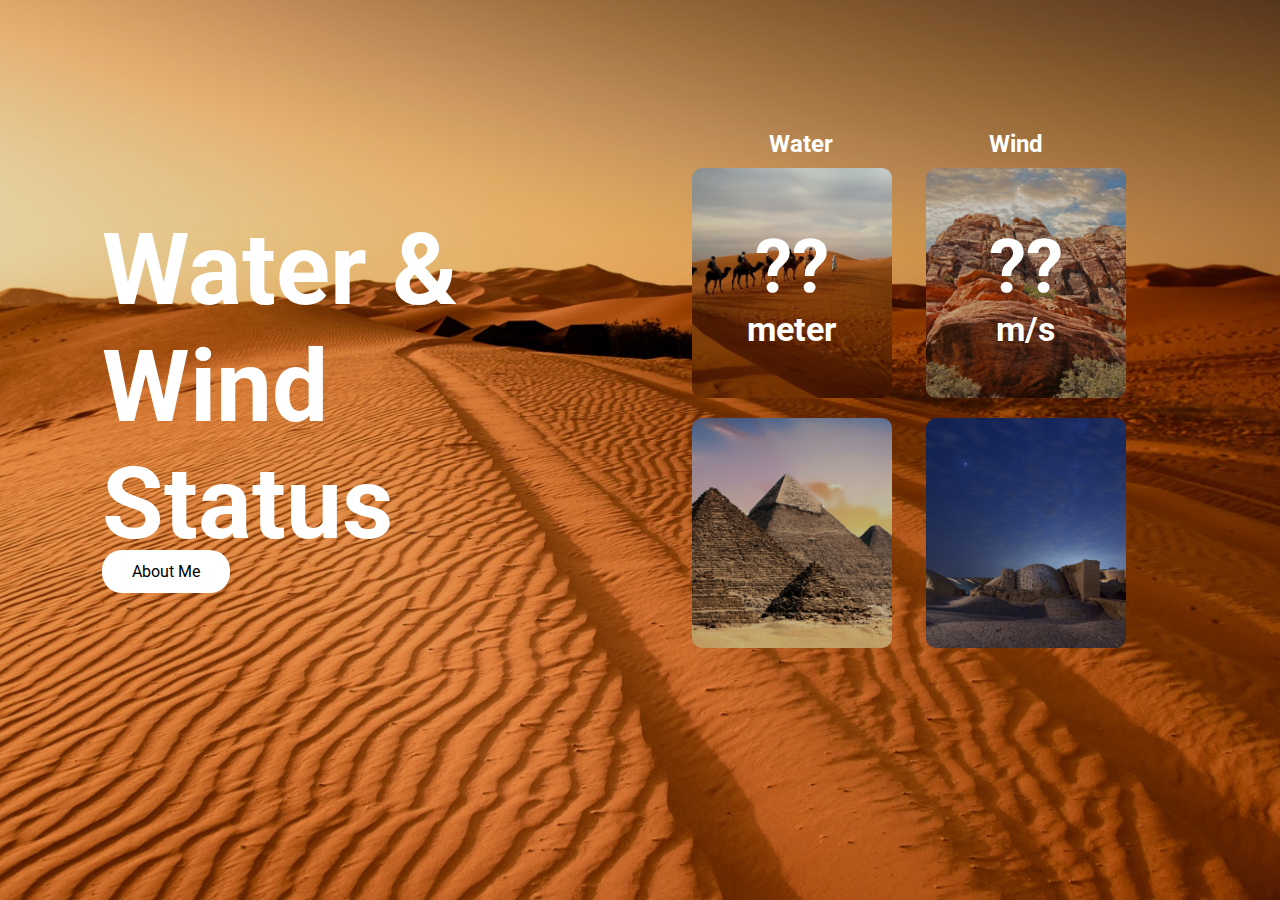
<file: ass-03/reload/webpage/index.html>
<!DOCTYPE html>
<html lang="en">
<head>
    <meta charset="UTF-8">
    <meta http-equiv="X-UA-Compatible" content="IE=edge">
    <meta name="viewport" content="width=device-width, initial-scale=1.0">
    <title>Water & Wind Status Auto Reload</title>
    <link rel="stylesheet" href="css/style.css">
    <link href="https://fonts.googleapis.com/css2?family=Roboto:wght@400;700&display=swap" rel="stylesheet">
</head>
<body>
    
    <div class="container">
        <div class="row">
            <div class="col">
                <h1>Water & Wind Status</h1>
                <a id="about" href="about.html">About Me </a> 
            </div>
            <div class="col" style="text-align: center;">
                <div class="title">
                    <div class="colTitle">
                        <h2>Water</h2>
                    </div>
                    <div class="colTitle">
                        <h2>Wind</h2>
                    </div>
                </div>
                <div class="card card1" id="card1">
                    <h2 id="water">??</h2>
                    <h6>meter</h6>
                </div>
                <div class="card card2">
                    <h2 id="wind">??</h2>
                    <h6>m/s</h6>
                </div>
                <div class="card card3">
                    <h2 id="msgWater"></h2>
                </div>
                <div class="card card4">
                    <h2 id="msgWind"></h2>
                </div>
            </div>
        </div>
    </div>

</body>
</html>

<script>
    const api_url = "http://localhost:8081/reload/latest"
  
   async function get_data(a) { 
       const response = await fetch(a)
       var data = await response.json()
       var water = data["status"]["water"]
       var wind = data["status"]["Wind"]
       var msgWater = data["waterMessage"]
       var msgWind = data["windMessage"]
       
       document.getElementById("water").innerHTML = water;
       document.getElementById("wind").innerHTML = wind; 
       document.getElementById("msgWater").innerHTML = msgWater;
       document.getElementById("msgWind").innerHTML = msgWind;
       setTimeout(() => get_data(a), 1000*5)
       
  }
  
  get_data(api_url);
</script>
</file>
<file: ass-03/reload/webpage/css/style.css>
*{
    margin: 0;
    padding: 0;
    font-family: 'Roboto', sans-serif;
}

.container {
    width: 100%;
    height: 100vh;
    background-image: linear-gradient(rgba(0,0,0,0.1), rgba(0,0,0,0.1)), url(../img/background.png);
    background-position: center;
    background-size: cover;
    padding-left: 8%;
    padding-right: 8%;
    box-sizing: border-box;
}

.row{
    display: flex;
    height: 88%;
    align-items: center;
}


.col{
    flex-basis: 50%;
}

.title {
    display: flex;
    justify-content: center;
}

.colTitle{
    flex-basis: 40%;
    color: #fff;
}

h1{
    color: white;
    font-size: 100px;
}

p{
    color: white;
    font-size: 11px;
    line-height: 15px;
}


#about {
    background-color: #fff;
    padding: 12px 30px;
    text-decoration: none;
    cursor: pointer;
    border-radius: 20px;
    color: black;
}

.card{
    width: 200px;
    height: 230px;
    display: inline-block;
    border-radius: 10px;
    padding: 15px 25px;
    box-sizing: border-box;
    margin: 10px 15px;
    background-position: center;
    background-size: cover;
    transition: transform 0.5s;
    text-align: center;
    padding-top: 10%;
    color: #fff;
}

.card1 {
    background-image: linear-gradient(rgba(0,0,0,0.2), rgba(0,0,0,0.2)), url(../img/pic-1.png);
    font-size: 50px;
}
.card2 {
    background-image: linear-gradient(rgba(0,0,0,0.2), rgba(0,0,0,0.2)),url(../img/pic-2.png);
    font-size: 50px;
}
.card3 {
    background-image: linear-gradient(rgba(0,0,0,0.2), rgba(0,0,0,0.2)),url(../img/pic-3.png);
    font-size: 30px;
}
.card4 {
    background-image: linear-gradient(rgba(0,0,0,0.2), rgba(0,0,0,0.2)),url(../img/pic-4.png);
    font-size: 30px;
}

.card:hover {
    transform: translateY(-10px);
}
</file>
